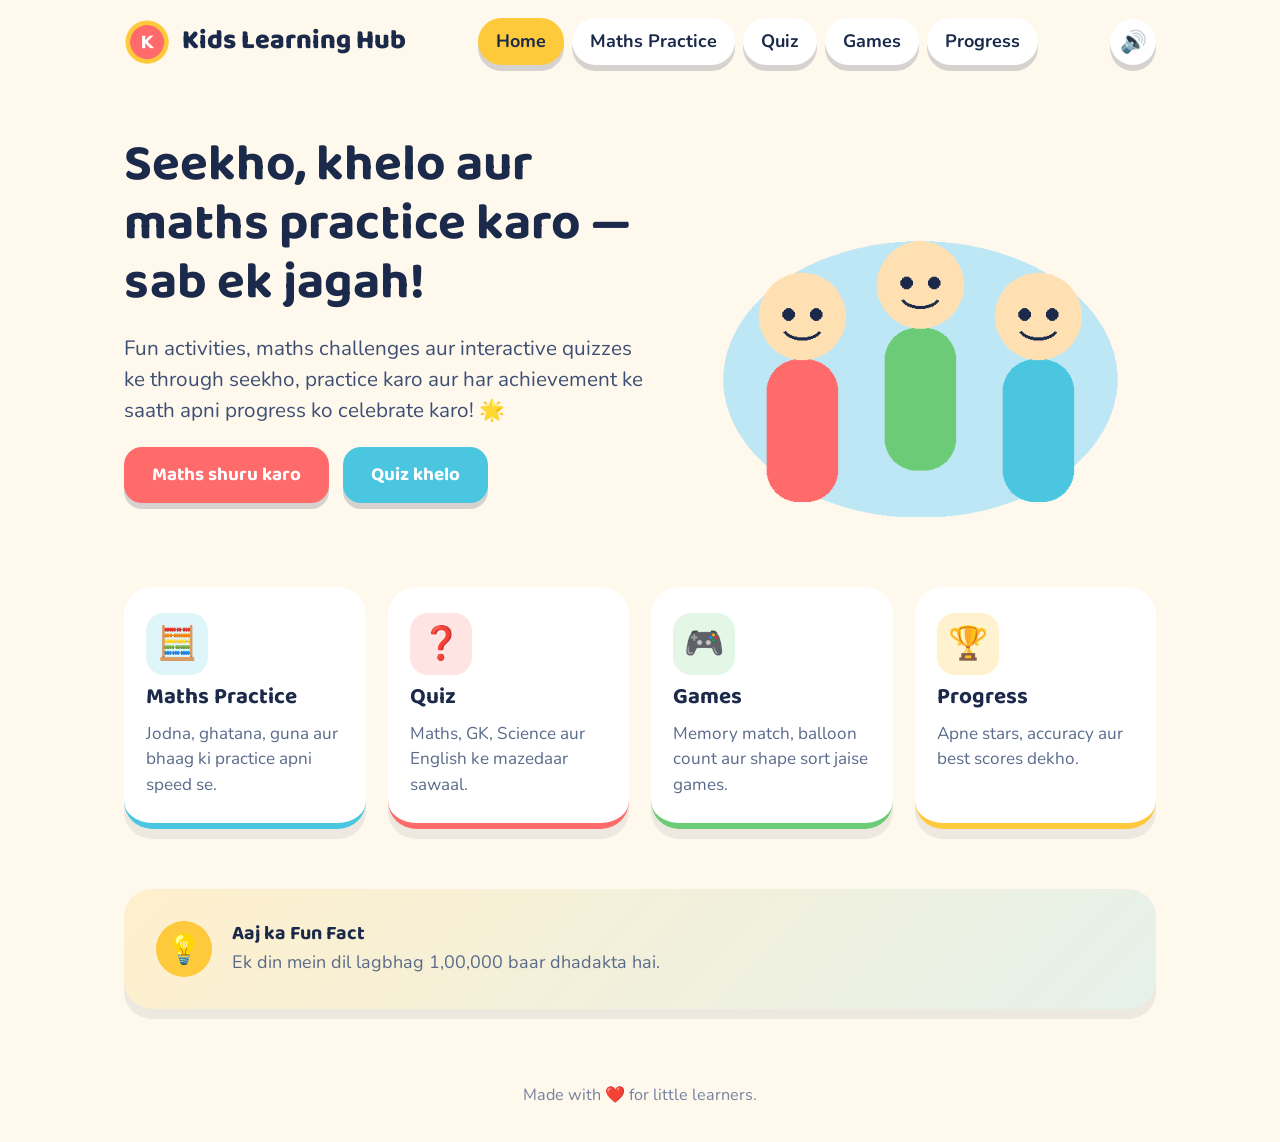
<file: index.html>
<!DOCTYPE html>
<html lang="hi">
<head>
<meta charset="UTF-8">
<meta name="viewport" content="width=device-width, initial-scale=1.0">
<title>Kids Learning Hub</title>
<link rel="stylesheet" href="css/style.css">
<link rel="stylesheet" href="css/responsive.css">
</head>
<body>
<div class="blob-bg"><span></span><span></span><span></span></div>

<div class="page">
  <header class="site-header">
    <div class="wrap nav-bar">
      <div class="brand">
        <img src="assets/images/logo.png" alt="Kids Learning Hub logo">
        Kids Learning Hub
      </div>
      <ul class="nav-links">
        <li><a href="index.html">Home</a></li>
        <li><a href="maths.html">Maths Practice</a></li>
        <li><a href="quiz.html">Quiz</a></li>
        <li><a href="games.html">Games</a></li>
        <li><a href="progress.html">Progress</a></li>
      </ul>
      <button class="sound-toggle" data-sound-toggle aria-label="Toggle sound">🔊</button>
    </div>
  </header>

  <main class="wrap">
    <section class="hero">
      <div>
        <h1>Seekho, khelo aur maths practice karo — sab ek jagah!</h1>
        <p class="eyebrow-free-lead">Fun activities, maths challenges aur interactive quizzes ke through seekho, practice karo aur har achievement ke saath apni progress ko celebrate karo! 🌟</p>
        <div class="row">
          <a class="btn" href="maths.html">Maths shuru karo</a>
          <a class="btn secondary" href="quiz.html">Quiz khelo</a>
        </div>
      </div>
      <div class="hero-art">
        <img src="assets/images/kids.png" alt="Teen khush bachche padhai aur khel ka maza lete hue">
      </div>
    </section>

    <section class="menu-grid">
      <a class="menu-card maths" href="maths.html">
        <div class="icon">🧮</div>
        <h3>Maths Practice</h3>
        <p>Jodna, ghatana, guna aur bhaag ki practice apni speed se.</p>
      </a>
      <a class="menu-card quiz" href="quiz.html">
        <div class="icon">❓</div>
        <h3>Quiz</h3>
        <p>Maths, GK, Science aur English ke mazedaar sawaal.</p>
      </a>
      <a class="menu-card games" href="games.html">
        <div class="icon">🎮</div>
        <h3>Games</h3>
        <p>Memory match, balloon count aur shape sort jaise games.</p>
      </a>
      <a class="menu-card progress" href="progress.html">
        <div class="icon">🏆</div>
        <h3>Progress</h3>
        <p>Apne stars, accuracy aur best scores dekho.</p>
      </a>
    </section>

    <section class="card fun-fact-card">
      <div class="fun-fact-icon">💡</div>
      <div>
        <h3>Aaj ka Fun Fact</h3>
        <p data-fun-fact>Loading...</p>
      </div>
    </section>
  </main>

  <footer class="site-footer">
    Made with ❤️ for little learners.
  </footer>
</div>

<script src="js/storage.js"></script>
<script src="js/main.js"></script>
</body>
</html>
</file>
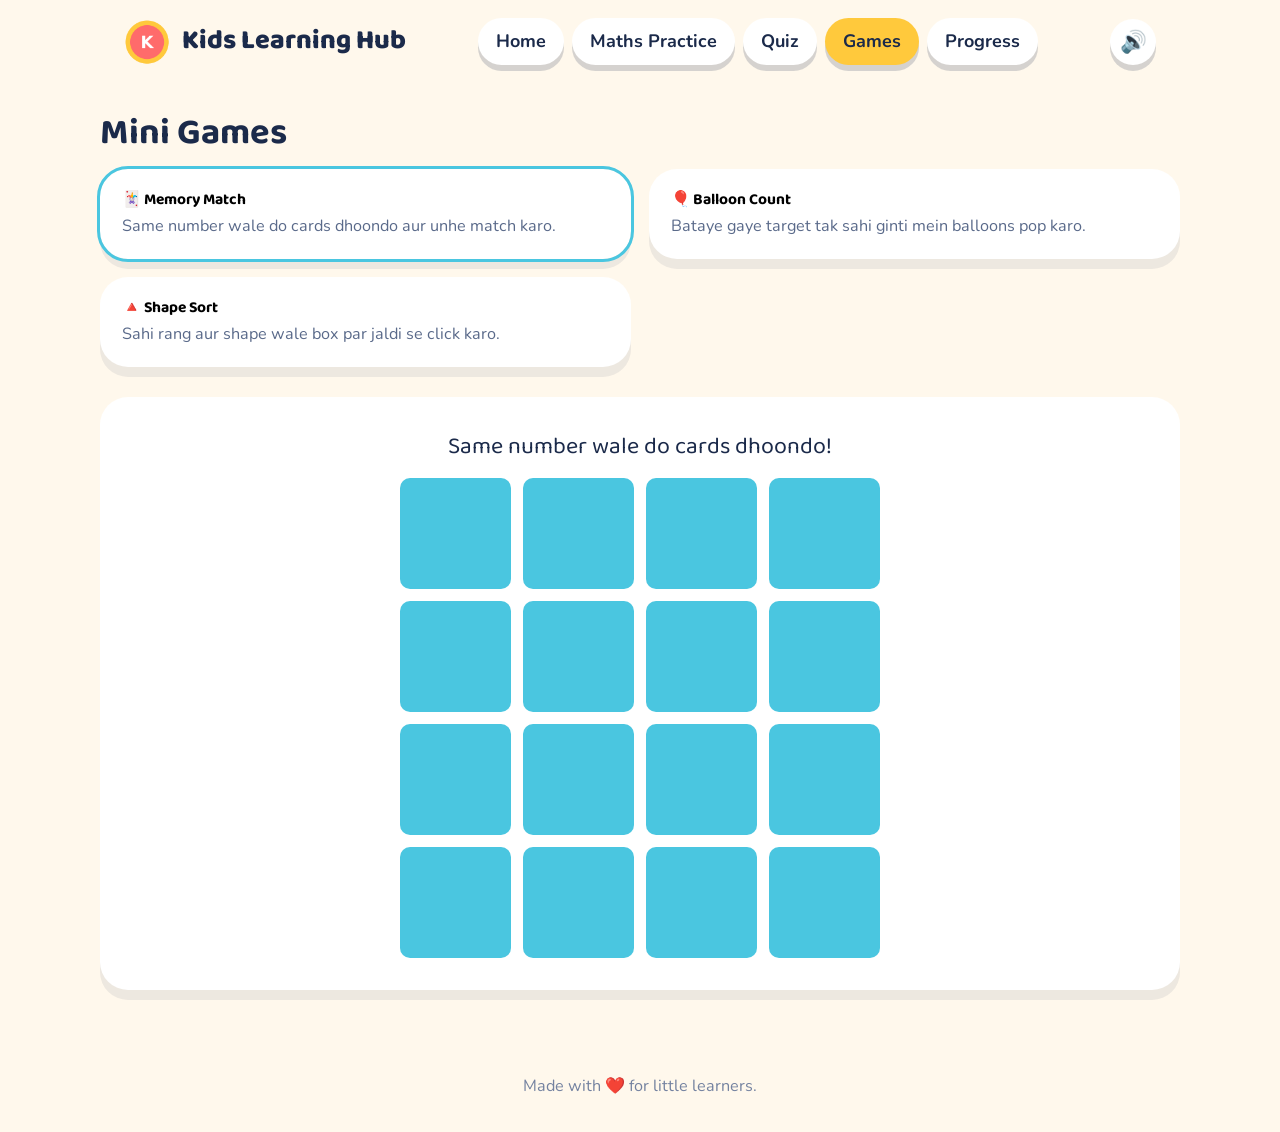
<file: games.html>
<!DOCTYPE html>
<html lang="hi">
<head>
<meta charset="UTF-8">
<meta name="viewport" content="width=device-width, initial-scale=1.0">
<title>Games — Kids Learning Hub</title>
<link rel="stylesheet" href="css/style.css">
<link rel="stylesheet" href="css/games.css">
<link rel="stylesheet" href="css/responsive.css">
</head>
<body>
<div class="blob-bg"><span></span><span></span><span></span></div>

<div class="page">
  <header class="site-header">
    <div class="wrap nav-bar">
      <div class="brand">
        <img src="assets/images/logo.png" alt="Kids Learning Hub logo">
        Kids Learning Hub
      </div>
      <ul class="nav-links">
        <li><a href="index.html">Home</a></li>
        <li><a href="maths.html">Maths Practice</a></li>
        <li><a href="quiz.html">Quiz</a></li>
        <li><a href="games.html">Games</a></li>
        <li><a href="progress.html">Progress</a></li>
      </ul>
      <button class="sound-toggle" data-sound-toggle aria-label="Toggle sound">🔊</button>
    </div>
  </header>

  <main class="wrap games-panel">
    <h1>Mini Games</h1>

    <div class="game-picker">
      <button class="game-pick-card active" data-game-pick="memory">
        <h3>🃏 Memory Match</h3>
        <p>Same number wale do cards dhoondo aur unhe match karo.</p>
      </button>
      <button class="game-pick-card" data-game-pick="balloon">
        <h3>🎈 Balloon Count</h3>
        <p>Bataye gaye target tak sahi ginti mein balloons pop karo.</p>
      </button>
      <button class="game-pick-card" data-game-pick="shapes">
        <h3>🔺 Shape Sort</h3>
        <p>Sahi rang aur shape wale box par jaldi se click karo.</p>
      </button>
    </div>

    <div class="card game-stage" data-game-stage></div>
  </main>

  <footer class="site-footer">
    Made with ❤️ for little learners.
  </footer>
</div>

<script src="js/storage.js"></script>
<script src="js/main.js"></script>
<script src="js/games.js"></script>
</body>
</html>
</file>
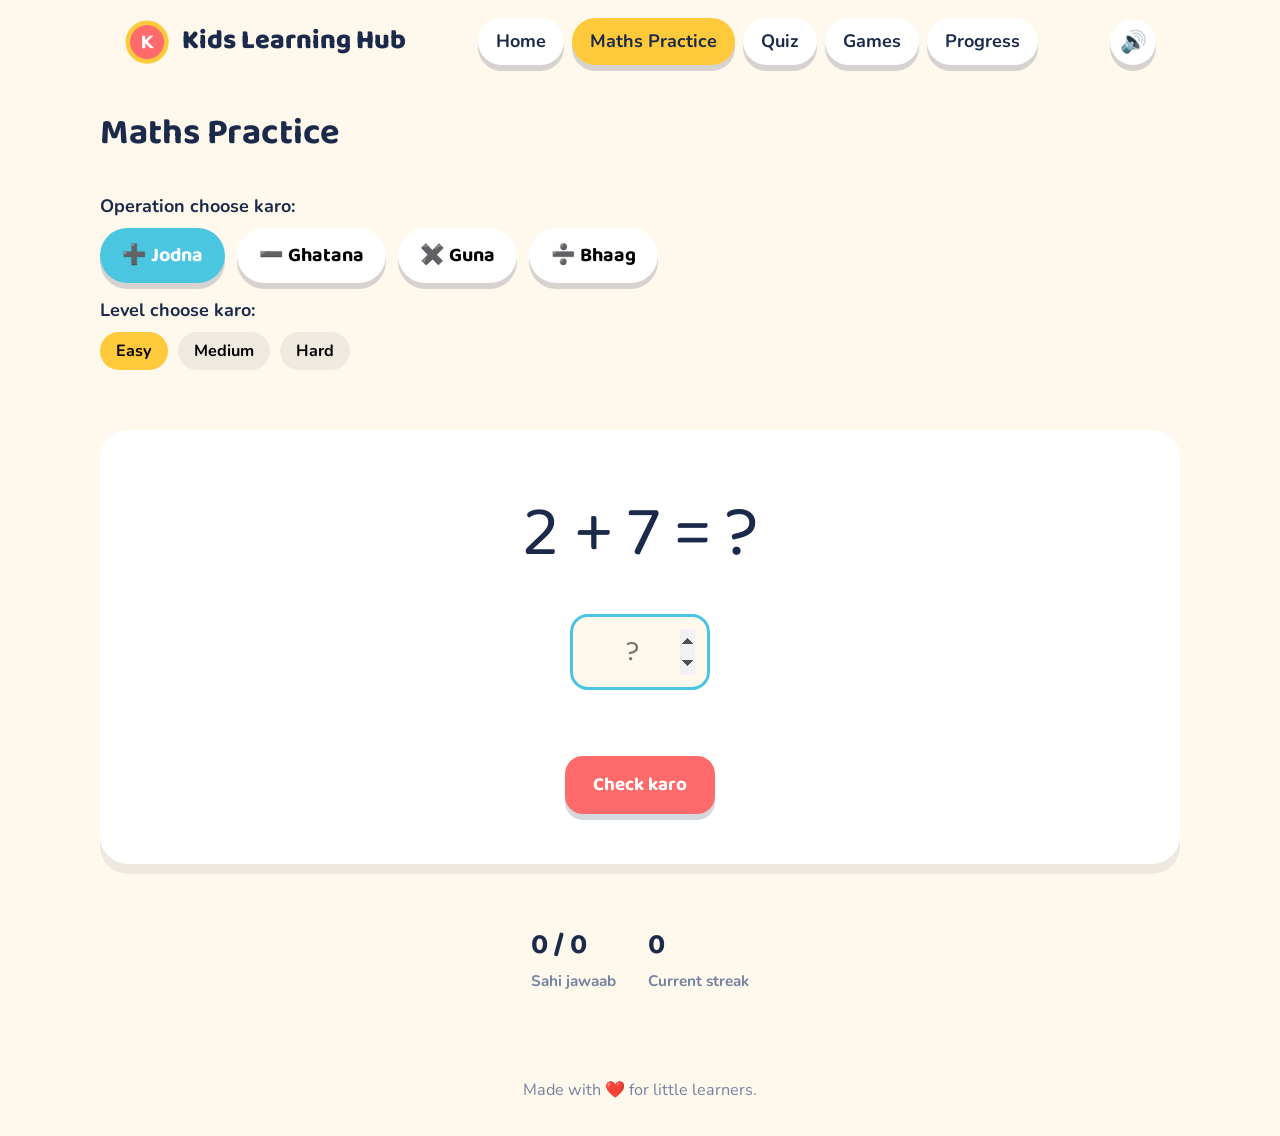
<file: maths.html>
<!DOCTYPE html>
<html lang="hi">
<head>
<meta charset="UTF-8">
<meta name="viewport" content="width=device-width, initial-scale=1.0">
<title>Maths Practice — Kids Learning Hub</title>
<link rel="stylesheet" href="css/style.css">
<link rel="stylesheet" href="css/maths.css">
<link rel="stylesheet" href="css/responsive.css">
</head>
<body>
<div class="blob-bg"><span></span><span></span><span></span></div>

<div class="page">
  <header class="site-header">
    <div class="wrap nav-bar">
      <div class="brand">
        <img src="assets/images/logo.png" alt="Kids Learning Hub logo">
        Kids Learning Hub
      </div>
      <ul class="nav-links">
        <li><a href="index.html">Home</a></li>
        <li><a href="maths.html">Maths Practice</a></li>
        <li><a href="quiz.html">Quiz</a></li>
        <li><a href="games.html">Games</a></li>
        <li><a href="progress.html">Progress</a></li>
      </ul>
      <button class="sound-toggle" data-sound-toggle aria-label="Toggle sound">🔊</button>
    </div>
  </header>

  <main class="wrap maths-panel">
    <h1>Maths Practice</h1>

    <div class="stack">
      <div>
        <p style="font-weight:700;margin-bottom:8px;">Operation choose karo:</p>
        <div class="op-picker">
          <button class="op-btn active" data-op="add">➕ Jodna</button>
          <button class="op-btn" data-op="sub">➖ Ghatana</button>
          <button class="op-btn" data-op="mul">✖️ Guna</button>
          <button class="op-btn" data-op="div">➗ Bhaag</button>
        </div>
      </div>

      <div>
        <p style="font-weight:700;margin-bottom:8px;">Level choose karo:</p>
        <div class="level-picker">
          <button class="level-btn active" data-level="1">Easy</button>
          <button class="level-btn" data-level="2">Medium</button>
          <button class="level-btn" data-level="3">Hard</button>
        </div>
      </div>
    </div>

    <div class="card problem-box mt-2">
      <div class="sum" data-sum>...</div>
      <div class="answer-row">
        <input type="number" class="answer-input" data-answer-input placeholder="?" inputmode="numeric">
      </div>
      <div class="feedback" data-feedback></div>
      <div class="row" style="justify-content:center;margin-top:14px;">
        <button class="btn" data-check-btn>Check karo</button>
        <button class="btn grass" data-next-btn hidden>Agla sawaal</button>
      </div>
    </div>

    <div class="maths-stats mt-2">
      <div>
        <span class="stat-value" data-score>0 / 0</span>
        <span class="stat-label">Sahi jawaab</span>
      </div>
      <div>
        <span class="stat-value" data-streak>0</span>
        <span class="stat-label">Current streak</span>
      </div>
    </div>
  </main>

  <footer class="site-footer">
    Made with ❤️ for little learners.
  </footer>
</div>

<script src="js/storage.js"></script>
<script src="js/main.js"></script>
<script src="js/maths.js"></script>
</body>
</html>
</file>
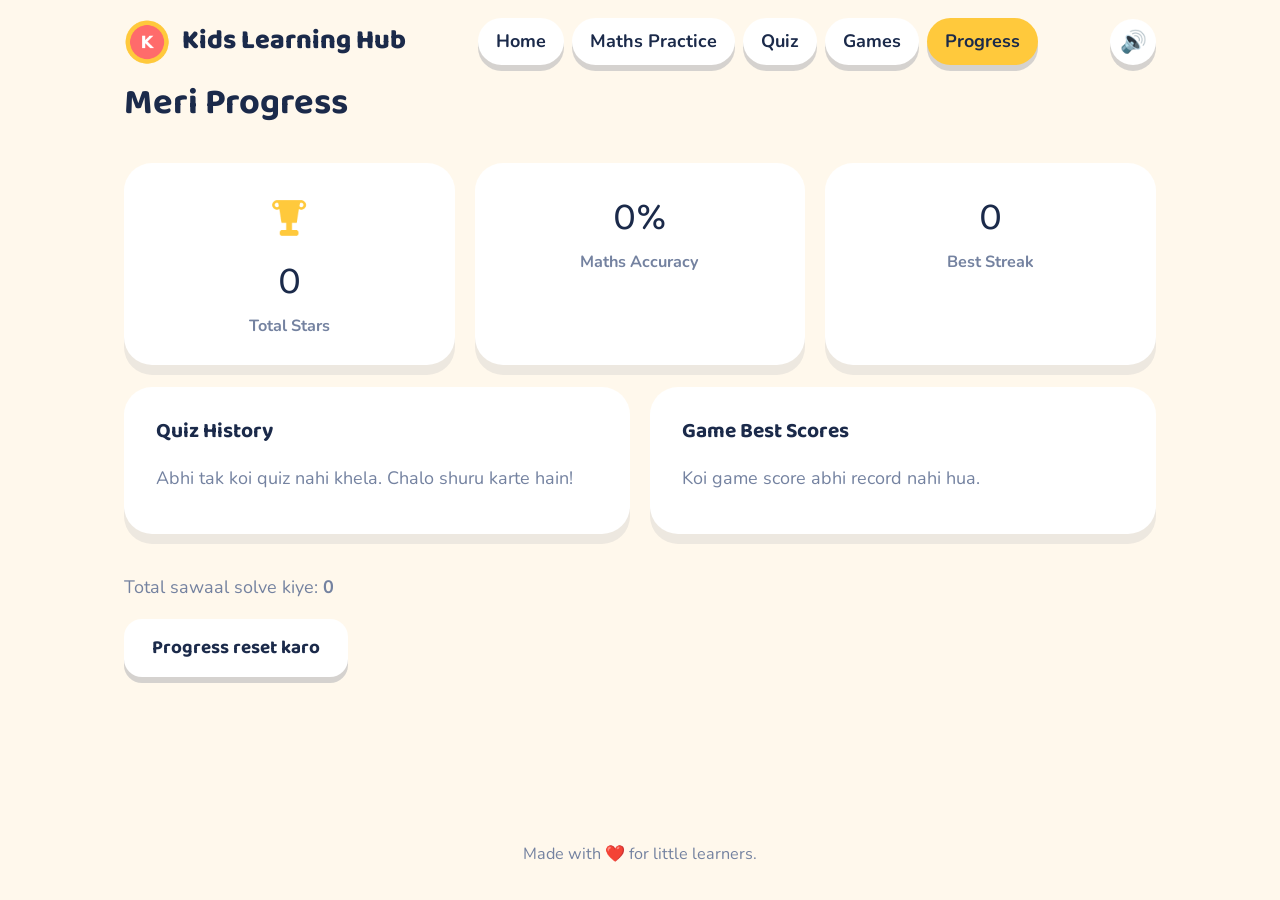
<file: progress.html>
<!DOCTYPE html>
<html lang="hi">
<head>
<meta charset="UTF-8">
<meta name="viewport" content="width=device-width, initial-scale=1.0">
<title>Progress — Kids Learning Hub</title>
<link rel="stylesheet" href="css/style.css">
<link rel="stylesheet" href="css/responsive.css">
<style>
  .progress-grid{
    display:grid;
    grid-template-columns: repeat(3, 1fr);
    gap: 20px;
    padding: 24px 0 12px;
  }
  .progress-stat{
    background: var(--white);
    border-radius: var(--radius-lg);
    box-shadow: var(--shadow-soft);
    padding: 26px 20px;
    text-align:center;
  }
  .progress-stat .big{
    font-family: var(--font-display);
    font-size: 2.2rem;
    color: var(--navy);
    display:block;
  }
  .progress-stat .label{ color:#7482a0; font-weight:700; font-size:0.9rem; }
  .history-cards{
    display:grid;
    grid-template-columns: 1fr 1fr;
    gap: 20px;
    padding: 10px 0 40px;
  }
  .history-cards h3{ margin-bottom:12px; }
  .history-cards ul{ list-style:none; margin:0; padding:0; display:flex; flex-direction:column; gap:10px; }
  .history-cards li{
    background: var(--cream);
    border-radius: var(--radius-sm);
    padding: 10px 14px;
    font-weight: 600;
  }
  .history-cards li.empty{ background:none; padding-left:0; color:#7482a0; font-weight:400; }
  @media (max-width: 800px){
    .progress-grid{ grid-template-columns: 1fr; }
    .history-cards{ grid-template-columns: 1fr; }
  }
</style>
</head>
<body>
<div class="blob-bg"><span></span><span></span><span></span></div>

<div class="page">
  <header class="site-header">
    <div class="wrap nav-bar">
      <div class="brand">
        <img src="assets/images/logo.png" alt="Kids Learning Hub logo">
        Kids Learning Hub
      </div>
      <ul class="nav-links">
        <li><a href="index.html">Home</a></li>
        <li><a href="maths.html">Maths Practice</a></li>
        <li><a href="quiz.html">Quiz</a></li>
        <li><a href="games.html">Games</a></li>
        <li><a href="progress.html">Progress</a></li>
      </ul>
      <button class="sound-toggle" data-sound-toggle aria-label="Toggle sound">🔊</button>
    </div>
  </header>

  <main class="wrap">
    <h1>Meri Progress</h1>

    <div class="progress-grid">
      <div class="progress-stat">
        <img src="assets/images/trophy.png" alt="" style="width:56px;margin:0 auto 8px;">
        <span class="big" data-total-stars>0</span>
        <span class="label">Total Stars</span>
      </div>
      <div class="progress-stat">
        <span class="big" data-maths-accuracy>0%</span>
        <span class="label">Maths Accuracy</span>
      </div>
      <div class="progress-stat">
        <span class="big" data-maths-streak>0</span>
        <span class="label">Best Streak</span>
      </div>
    </div>

    <div class="history-cards">
      <div class="card">
        <h3>Quiz History</h3>
        <ul data-quiz-history></ul>
      </div>
      <div class="card">
        <h3>Game Best Scores</h3>
        <ul data-game-bests></ul>
      </div>
    </div>

    <p style="color:#7482a0;">Total sawaal solve kiye: <strong data-maths-answered>0</strong></p>

    <div class="row" style="margin-bottom:40px;">
      <button class="btn ghost" data-reset-progress>Progress reset karo</button>
    </div>
  </main>

  <footer class="site-footer">
    Made with ❤️ for little learners.
  </footer>
</div>

<script src="js/storage.js"></script>
<script src="js/main.js"></script>
<script src="js/progress.js"></script>
</body>
</html>
</file>
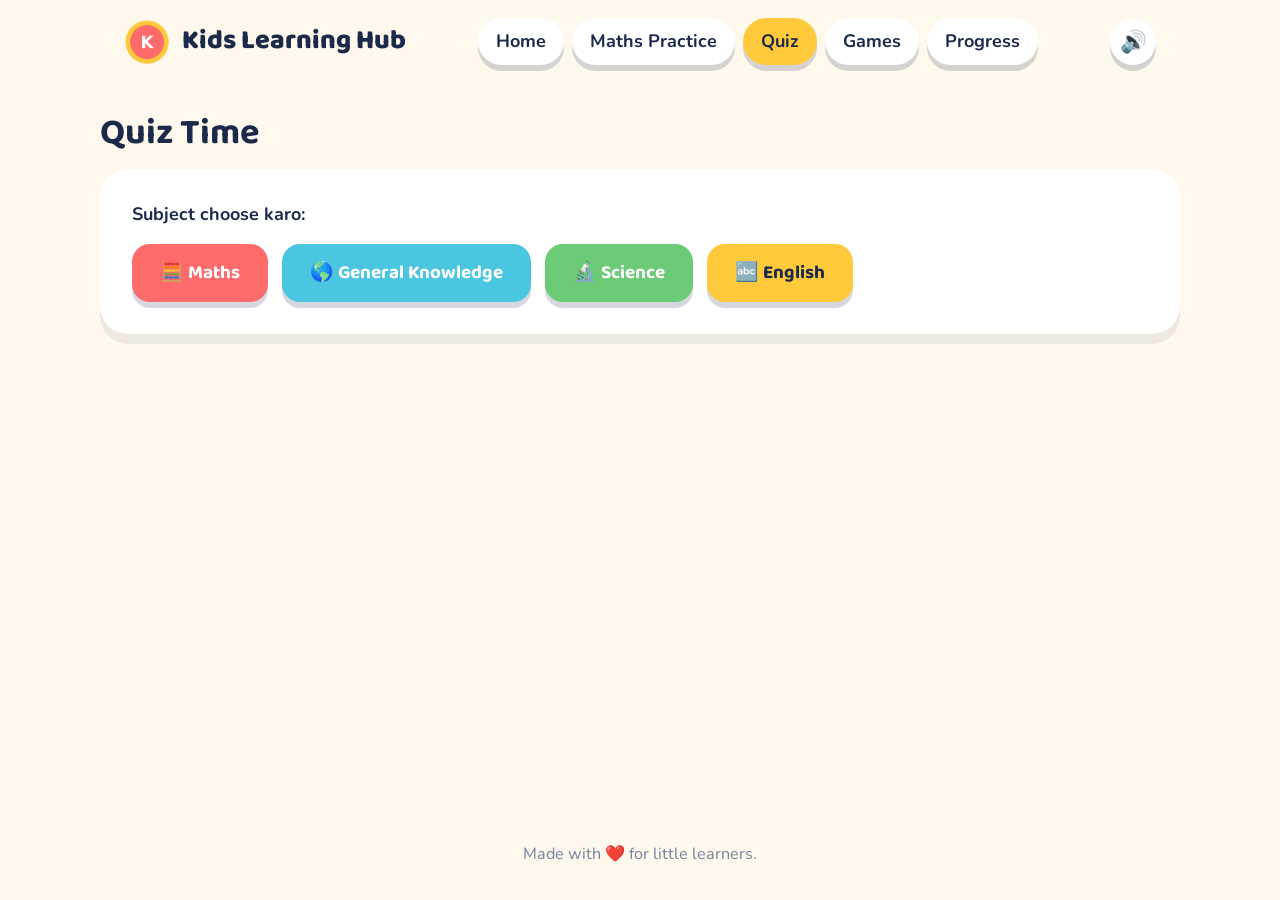
<file: quiz.html>
<!DOCTYPE html>
<html lang="hi">
<head>
<meta charset="UTF-8">
<meta name="viewport" content="width=device-width, initial-scale=1.0">
<title>Quiz — Kids Learning Hub</title>
<link rel="stylesheet" href="css/style.css">
<link rel="stylesheet" href="css/quiz.css">
<link rel="stylesheet" href="css/responsive.css">
</head>
<body>
<div class="blob-bg"><span></span><span></span><span></span></div>

<div class="page">
  <header class="site-header">
    <div class="wrap nav-bar">
      <div class="brand">
        <img src="assets/images/logo.png" alt="Kids Learning Hub logo">
        Kids Learning Hub
      </div>
      <ul class="nav-links">
        <li><a href="index.html">Home</a></li>
        <li><a href="maths.html">Maths Practice</a></li>
        <li><a href="quiz.html">Quiz</a></li>
        <li><a href="games.html">Games</a></li>
        <li><a href="progress.html">Progress</a></li>
      </ul>
      <button class="sound-toggle" data-sound-toggle aria-label="Toggle sound">🔊</button>
    </div>
  </header>

  <main class="wrap quiz-panel">
    <h1>Quiz Time</h1>

    <div class="card" data-subject-screen>
      <p style="font-weight:700;margin-bottom:16px;">Subject choose karo:</p>
      <div class="row">
        <button class="btn" data-subject="maths">🧮 Maths</button>
        <button class="btn secondary" data-subject="gk">🌎 General Knowledge</button>
        <button class="btn grass" data-subject="science">🔬 Science</button>
        <button class="btn yellow" data-subject="english">🔤 English</button>
      </div>
    </div>

    <div class="card" data-quiz-screen hidden>
      <div class="quiz-progress">
        <div class="quiz-progress-track">
          <div class="quiz-progress-fill" data-progress-fill></div>
        </div>
        <span class="quiz-progress-label" data-progress-label>Sawaal 1 / 8</span>
      </div>

      <div class="quiz-timer">
        <div class="quiz-timer-track">
          <div class="quiz-timer-fill" data-timer-fill></div>
        </div>
        <span class="quiz-timer-label" data-timer-label>15s</span>
      </div>

      <div class="quiz-question" data-question></div>
      <div class="quiz-options" data-options></div>

      <div class="quiz-footer">
        <span></span>
        <button class="btn grass" data-quiz-next hidden>Agla sawaal</button>
      </div>
    </div>
  </main>

  <footer class="site-footer">
    Made with ❤️ for little learners.
  </footer>
</div>

<script src="js/storage.js"></script>
<script src="js/main.js"></script>
<script src="js/questions.js"></script>
<script src="js/quiz.js"></script>
</body>
</html>
</file>
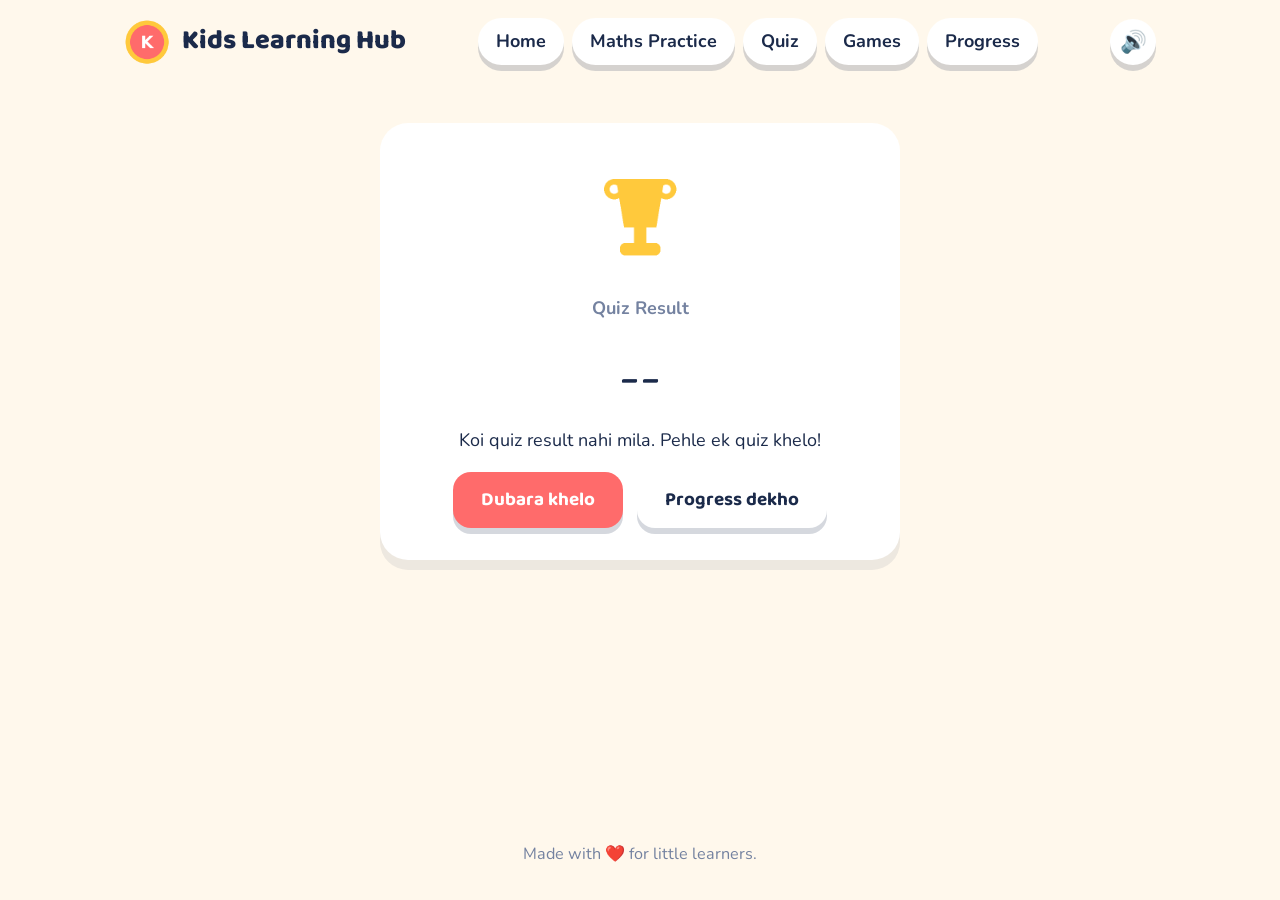
<file: result.html>
<!DOCTYPE html>
<html lang="hi">
<head>
<meta charset="UTF-8">
<meta name="viewport" content="width=device-width, initial-scale=1.0">
<title>Result — Kids Learning Hub</title>
<link rel="stylesheet" href="css/style.css">
<link rel="stylesheet" href="css/responsive.css">
<style>
  .result-card{
    max-width: 520px;
    margin: 40px auto;
    text-align:center;
  }
  .result-card img{ width:120px; margin: 0 auto 20px; }
  .result-card .score{
    font-family: var(--font-display);
    font-size: 3rem;
    color: var(--navy);
    margin-bottom: 6px;
  }
  .result-card .subject{ color:#7482a0; font-weight:700; margin-bottom:18px; }
</style>
</head>
<body>
<div class="blob-bg"><span></span><span></span><span></span></div>

<div class="page">
  <header class="site-header">
    <div class="wrap nav-bar">
      <div class="brand">
        <img src="assets/images/logo.png" alt="Kids Learning Hub logo">
        Kids Learning Hub
      </div>
      <ul class="nav-links">
        <li><a href="index.html">Home</a></li>
        <li><a href="maths.html">Maths Practice</a></li>
        <li><a href="quiz.html">Quiz</a></li>
        <li><a href="games.html">Games</a></li>
        <li><a href="progress.html">Progress</a></li>
      </ul>
      <button class="sound-toggle" data-sound-toggle aria-label="Toggle sound">🔊</button>
    </div>
  </header>

  <main class="wrap">
    <div class="card result-card">
      <img src="assets/images/trophy.png" alt="Trophy" data-result-trophy>
      <div class="subject" data-result-subject>Quiz Result</div>
      <div class="score" data-result-score>--</div>
      <p data-result-message>Result load ho raha hai...</p>
      <div class="row" style="justify-content:center;">
        <a class="btn" href="quiz.html">Dubara khelo</a>
        <a class="btn ghost" href="progress.html">Progress dekho</a>
      </div>
    </div>
  </main>

  <footer class="site-footer">
    Made with ❤️ for little learners.
  </footer>
</div>

<script src="js/storage.js"></script>
<script src="js/main.js"></script>
<script src="js/result.js"></script>
</body>
</html>
</file>
<file: css/style.css>
/* =========================================================
   Kids Learning Hub — Global Styles
   Palette: sunshine yellow, sky blue, grass green, coral,
   cream background, deep navy text.
   ========================================================= */

@import url('https://fonts.googleapis.com/css2?family=Baloo+2:wght@500;700;800&family=Nunito:wght@400;600;700;800&display=swap');

:root{
  --cream:      #FFF8EC;
  --navy:       #1B2A4A;
  --yellow:     #FFC93C;
  --sky:        #4AC6E0;
  --grass:      #6BCB77;
  --coral:      #FF6B6B;
  --white:      #FFFFFF;

  --radius-lg:  28px;
  --radius-md:  18px;
  --radius-sm:  10px;

  --shadow-soft: 0 10px 0 rgba(27,42,74,0.08);
  --shadow-pop:  0 6px 0 rgba(27,42,74,0.18);

  --font-display: 'Baloo 2', 'Nunito', sans-serif;
  --font-body:    'Nunito', sans-serif;
}

*, *::before, *::after{ box-sizing: border-box; }

/* The native `hidden` attribute must always win over component
   display rules (e.g. .btn sets display:inline-flex), otherwise
   buttons/panels marked hidden can still show up. */
[hidden]{ display: none !important; }

html, body{
  margin:0; padding:0;
  background: var(--cream);
  color: var(--navy);
  font-family: var(--font-body);
  font-size: 18px;
  line-height: 1.5;
  scroll-behavior: smooth;
}

h1,h2,h3,h4{
  font-family: var(--font-display);
  font-weight: 700;
  line-height: 1.15;
  margin: 0 0 0.4em;
}

p{ margin: 0 0 1em; }

a{ color: inherit; text-decoration: none; }

img{ max-width: 100%; display:block; }

button{
  font-family: var(--font-body);
  cursor: pointer;
  border: none;
}

:focus-visible{
  outline: 3px solid var(--navy);
  outline-offset: 3px;
}

@media (prefers-reduced-motion: reduce){
  *{ animation-duration: 0.001ms !important; transition-duration: 0.001ms !important; }
}

/* ---------- Layout shell ---------- */
.page{
  min-height: 100vh;
  display: flex;
  flex-direction: column;
}

.wrap{
  width: 100%;
  max-width: 1080px;
  margin: 0 auto;
  padding: 0 24px;
}

.blob-bg{
  position: fixed;
  inset: 0;
  z-index: -1;
  overflow: hidden;
  pointer-events: none;
}
.blob-bg span{
  position: absolute;
  border-radius: 50%;
  opacity: 0.16;
}
.blob-bg span:nth-child(1){ width: 420px; height:420px; background: var(--sky); top:-140px; left:-120px; }
.blob-bg span:nth-child(2){ width: 320px; height:320px; background: var(--coral); bottom:-100px; right:-80px; }
.blob-bg span:nth-child(3){ width: 260px; height:260px; background: var(--grass); bottom:20%; left:-100px; }

/* ---------- Top navigation ---------- */
.site-header{
  padding: 18px 0;
}
.nav-bar{
  display:flex;
  align-items:center;
  justify-content: space-between;
  gap: 16px;
  flex-wrap: wrap;
}
.brand{
  display:flex; align-items:center; gap:12px;
  font-family: var(--font-display);
  font-size: 1.5rem;
  font-weight: 800;
  color: var(--navy);
}
.brand img{ width: 46px; height:46px; }

.nav-links{
  display:flex; gap:8px; flex-wrap: wrap;
  list-style:none; margin:0; padding:0;
}
.nav-links a{
  display:inline-block;
  padding: 10px 18px;
  border-radius: 999px;
  font-weight: 700;
  background: var(--white);
  box-shadow: var(--shadow-pop);
  transition: transform .15s ease;
}
.nav-links a:hover, .nav-links a:focus-visible{ transform: translateY(-3px); }
.nav-links a.active{ background: var(--yellow); }

.sound-toggle{
  width: 46px; height: 46px;
  border-radius: 50%;
  background: var(--white);
  box-shadow: var(--shadow-pop);
  font-size: 1.2rem;
  display:flex; align-items:center; justify-content:center;
}

/* ---------- Buttons ---------- */
.btn{
  display:inline-flex; align-items:center; justify-content:center; gap:8px;
  padding: 14px 28px;
  border-radius: var(--radius-md);
  font-family: var(--font-display);
  font-weight: 700;
  font-size: 1.05rem;
  background: var(--coral);
  color: var(--white);
  box-shadow: var(--shadow-pop);
  transition: transform .12s ease, box-shadow .12s ease;
}
.btn:hover, .btn:focus-visible{ transform: translateY(-2px); }
.btn:active{ transform: translateY(2px); box-shadow: 0 2px 0 rgba(27,42,74,0.18); }
.btn.secondary{ background: var(--sky); }
.btn.grass{ background: var(--grass); }
.btn.yellow{ background: var(--yellow); color: var(--navy); }
.btn.ghost{ background: var(--white); color: var(--navy); }
.btn[disabled]{ opacity:.5; cursor:not-allowed; transform:none; }

/* ---------- Hero ---------- */
.hero{
  padding: 40px 0 60px;
  display:grid;
  grid-template-columns: 1.1fr 1fr;
  gap: 40px;
  align-items:center;
}
.hero h1{ font-size: clamp(2.1rem, 4vw, 3.2rem); color: var(--navy); }
.hero .eyebrow-free-lead{ font-size: 1.15rem; color:#3d4f74; max-width: 46ch; }
.hero-art{ position: relative; }
.hero-art img{ width: 100%; }

/* ---------- Card grid (home menu) ---------- */
.menu-grid{
  display:grid;
  grid-template-columns: repeat(4, 1fr);
  gap: 22px;
  padding: 10px 0 60px;
}
.menu-card{
  background: var(--white);
  border-radius: var(--radius-lg);
  padding: 26px 22px;
  box-shadow: var(--shadow-soft);
  display:flex; flex-direction:column; gap:10px;
  transition: transform .15s ease;
  border-bottom: 6px solid transparent;
}
.menu-card:hover, .menu-card:focus-visible{ transform: translateY(-6px); }
.menu-card .icon{
  width: 62px; height:62px; border-radius: 18px;
  display:flex; align-items:center; justify-content:center;
  font-size: 1.8rem;
}
.menu-card h3{ font-size: 1.25rem; margin:0; }
.menu-card p{ margin:0; font-size:0.95rem; color:#5a6a8a; }

.menu-card.maths{ border-bottom-color: var(--sky); }
.menu-card.maths .icon{ background: rgba(74,198,224,0.18); }
.menu-card.quiz{ border-bottom-color: var(--coral); }
.menu-card.quiz .icon{ background: rgba(255,107,107,0.18); }
.menu-card.games{ border-bottom-color: var(--grass); }
.menu-card.games .icon{ background: rgba(107,203,119,0.18); }
.menu-card.progress{ border-bottom-color: var(--yellow); }
.menu-card.progress .icon{ background: rgba(255,201,60,0.25); }

/* ---------- Generic content card ---------- */
.card{
  background: var(--white);
  border-radius: var(--radius-lg);
  box-shadow: var(--shadow-soft);
  padding: 32px;
}

/* ---------- Fun fact card ---------- */
.fun-fact-card{
  margin-bottom: 50px;
  display:flex;
  align-items:center;
  gap: 20px;
  background: linear-gradient(135deg, rgba(255,201,60,0.18), rgba(74,198,224,0.14));
}
.fun-fact-icon{
  width: 56px; height:56px;
  border-radius: 50%;
  background: var(--yellow);
  display:flex; align-items:center; justify-content:center;
  font-size: 1.6rem;
  flex-shrink:0;
}
.fun-fact-card h3{ margin-bottom:4px; font-size:1.1rem; }
.fun-fact-card p{ margin:0; color:#5a6a8a; }

/* ---------- Footer ---------- */
.site-footer{
  margin-top: auto;
  padding: 24px 0 34px;
  text-align:center;
  color:#7482a0;
  font-size: 0.9rem;
}

/* ---------- Utility ---------- */
.stack{ display:flex; flex-direction:column; gap:14px; }
.row{ display:flex; align-items:center; gap:14px; flex-wrap:wrap; }
.center{ text-align:center; }
.mt-2{ margin-top:2rem; }
</file>
<file: css/responsive.css>
/* ---------- Responsive overrides ---------- */

@media (max-width: 900px){
  .hero{
    grid-template-columns: 1fr;
    text-align:center;
    padding-bottom: 30px;
  }
  .hero .row{ justify-content:center; }
  .hero-art{ order:-1; max-width: 320px; margin: 0 auto; }

  .menu-grid{ grid-template-columns: repeat(2, 1fr); }
  .game-picker{ grid-template-columns: 1fr; }
}

@media (max-width: 640px){
  body{ font-size: 16px; }
  .nav-bar{ justify-content:center; }
  .nav-links{ justify-content:center; width:100%; order:3; }
  .brand{ order:1; }
  .sound-toggle{ order:2; }

  .menu-grid{ grid-template-columns: 1fr; }
  .card{ padding: 22px; }
  .memory-grid{ grid-template-columns: repeat(3, 1fr); }
  .shape-grid{ grid-template-columns: repeat(3, 1fr); }
  .answer-input{ width: 110px; }
  .fun-fact-card{ flex-direction:column; text-align:center; }
  .balloon{ width: 48px; height: 60px; font-size: 0.85rem; }
}

@media (max-width: 420px){
  .wrap{ padding: 0 16px; }
  .brand{ font-size: 1.25rem; }
  .brand img{ width: 38px; height: 38px; }
}
</file>
<file: css/games.css>
/* ---------- Games page ---------- */
.games-panel{ padding: 30px 0 60px; }

.game-picker{
  display:grid;
  grid-template-columns: repeat(2, 1fr);
  gap: 18px;
  margin-bottom: 30px;
}
.game-pick-card{
  background: var(--white);
  border-radius: var(--radius-lg);
  padding: 22px;
  box-shadow: var(--shadow-soft);
  text-align:left;
}
.game-pick-card.active{ outline: 3px solid var(--sky); }
.game-pick-card h3{ margin-bottom: 6px; }
.game-pick-card p{ margin:0; color:#5a6a8a; font-size:0.9rem; }

.game-stage{
  min-height: 360px;
}

/* Memory match */
.memory-grid{
  display:grid;
  grid-template-columns: repeat(4, 1fr);
  gap: 12px;
  max-width: 480px;
  margin: 0 auto;
}
.memory-card{
  aspect-ratio: 1;
  background: var(--sky);
  border-radius: var(--radius-sm);
  display:flex; align-items:center; justify-content:center;
  font-family: var(--font-display);
  font-size: 1.6rem;
  color: transparent;
  transition: transform .2s ease, background .2s ease;
  user-select:none;
}
.memory-card.flipped, .memory-card.matched{
  background: var(--white);
  color: var(--navy);
  border: 3px solid var(--yellow);
}
.memory-card.matched{ border-color: var(--grass); opacity:0.75; }

/* Balloon pop count game */
.balloon-field{
  position: relative;
  height: 340px;
  border-radius: var(--radius-lg);
  background: linear-gradient(180deg, #DFF3FA, #FFF8EC);
  overflow:hidden;
}
.balloon{
  position:absolute;
  width: 60px; height: 76px;
  border-radius: 50% 50% 50% 50% / 60% 60% 40% 40%;
  display:flex; align-items:center; justify-content:center;
  color:white; font-weight:800; font-family: var(--font-display);
  box-shadow: var(--shadow-pop);
}

/* Shape sort */
.shape-grid{
  display:grid;
  grid-template-columns: repeat(4, 1fr);
  gap: 14px;
  max-width: 460px;
  margin: 0 auto;
}
.shape-tile{
  aspect-ratio: 1;
  background: var(--white);
  border-radius: var(--radius-sm);
  box-shadow: var(--shadow-soft);
  padding: 14px;
  transition: transform .12s ease;
}
.shape-tile:hover, .shape-tile:focus-visible{ transform: translateY(-3px) scale(1.03); }
.shape-tile svg{ width:100%; height:100%; display:block; }

.game-target{
  text-align:center;
  font-family: var(--font-display);
  font-size: 1.3rem;
  margin-bottom: 14px;
}
</file>
<file: css/maths.css>
/* ---------- Maths practice page ---------- */
.maths-panel{
  display:grid;
  grid-template-columns: 1fr;
  gap: 24px;
  padding: 30px 0 60px;
}

.op-picker{
  display:flex; gap:12px; flex-wrap:wrap;
}
.op-btn{
  padding: 12px 22px;
  border-radius: 999px;
  background: var(--white);
  font-family: var(--font-display);
  font-weight: 700;
  box-shadow: var(--shadow-pop);
  font-size: 1.1rem;
}
.op-btn.active{ background: var(--sky); color: var(--white); }

.level-picker{
  display:flex; gap:10px; flex-wrap:wrap;
}
.level-btn{
  padding: 8px 16px;
  border-radius: 999px;
  background: #EFEAE0;
  font-weight: 700;
  font-size: 0.9rem;
}
.level-btn.active{ background: var(--yellow); }

.problem-box{
  text-align:center;
  padding: 50px 20px;
}
.problem-box .sum{
  font-family: var(--font-display);
  font-size: clamp(2.4rem, 7vw, 4rem);
  color: var(--navy);
  margin-bottom: 26px;
}
.answer-row{
  display:flex; justify-content:center; gap:14px; flex-wrap:wrap;
}
.answer-input{
  width: 140px;
  font-size: 1.6rem;
  text-align:center;
  padding: 12px;
  border-radius: var(--radius-md);
  border: 3px solid #E4DDCC;
  font-family: var(--font-display);
  background: var(--cream);
}
.answer-input:focus{ border-color: var(--sky); outline:none; }

.feedback{
  min-height: 34px;
  font-family: var(--font-display);
  font-size: 1.2rem;
  margin-top: 18px;
}
.feedback.correct{ color: #2E9E4C; }
.feedback.wrong{ color: var(--coral); }

.maths-stats{
  display:flex; justify-content:center; gap: 32px;
  font-weight:700;
  flex-wrap:wrap;
}
.maths-stats .stat-value{
  font-family: var(--font-display);
  font-size: 1.6rem;
  display:block;
  color: var(--navy);
}
.maths-stats .stat-label{
  font-size: 0.85rem;
  color: #7482a0;
}
</file>
<file: css/quiz.css>
/* ---------- Quiz page ---------- */
.quiz-panel{ padding: 30px 0 60px; }

.quiz-progress{
  display:flex; align-items:center; gap: 14px;
  margin-bottom: 24px;
}
.quiz-progress-track{
  flex:1;
  height: 14px;
  border-radius: 999px;
  background: #EFEAE0;
  overflow:hidden;
}
.quiz-progress-fill{
  height:100%;
  background: var(--grass);
  border-radius: 999px;
  transition: width .3s ease;
  width: 0%;
}
.quiz-progress-label{
  font-weight:700;
  white-space:nowrap;
}

.quiz-timer{
  display:flex; align-items:center; gap:12px;
  margin-bottom: 22px;
}
.quiz-timer-track{
  flex:1;
  height: 8px;
  border-radius: 999px;
  background: #EFEAE0;
  overflow:hidden;
}
.quiz-timer-fill{
  height:100%;
  background: var(--sky);
  border-radius: 999px;
  transition: width 1s linear, background .2s ease;
  width: 100%;
}
.quiz-timer-fill.low{ background: var(--coral); }
.quiz-timer-label{
  font-weight:700;
  font-size: 0.85rem;
  color:#7482a0;
  width: 34px;
  text-align:right;
}

.quiz-question{
  font-family: var(--font-display);
  font-size: clamp(1.4rem, 3.4vw, 2rem);
  margin-bottom: 26px;
}

.quiz-options{
  display:grid;
  grid-template-columns: 1fr 1fr;
  gap: 16px;
}
.quiz-option{
  background: var(--white);
  border: 3px solid #EFEAE0;
  border-radius: var(--radius-md);
  padding: 18px 20px;
  font-size: 1.15rem;
  font-weight: 700;
  text-align:left;
  transition: transform .12s ease, border-color .12s ease;
}
.quiz-option:hover, .quiz-option:focus-visible{ transform: translateY(-2px); border-color: var(--sky); }
.quiz-option.selected{ border-color: var(--sky); background: rgba(74,198,224,0.12); }
.quiz-option.correct{ border-color: var(--grass); background: rgba(107,203,119,0.18); }
.quiz-option.incorrect{ border-color: var(--coral); background: rgba(255,107,107,0.14); }
.quiz-option[disabled]{ cursor:default; }

.quiz-footer{
  display:flex; justify-content:space-between; align-items:center;
  margin-top: 28px; flex-wrap:wrap; gap: 12px;
}

@media (max-width: 560px){
  .quiz-options{ grid-template-columns: 1fr; }
}
</file>
